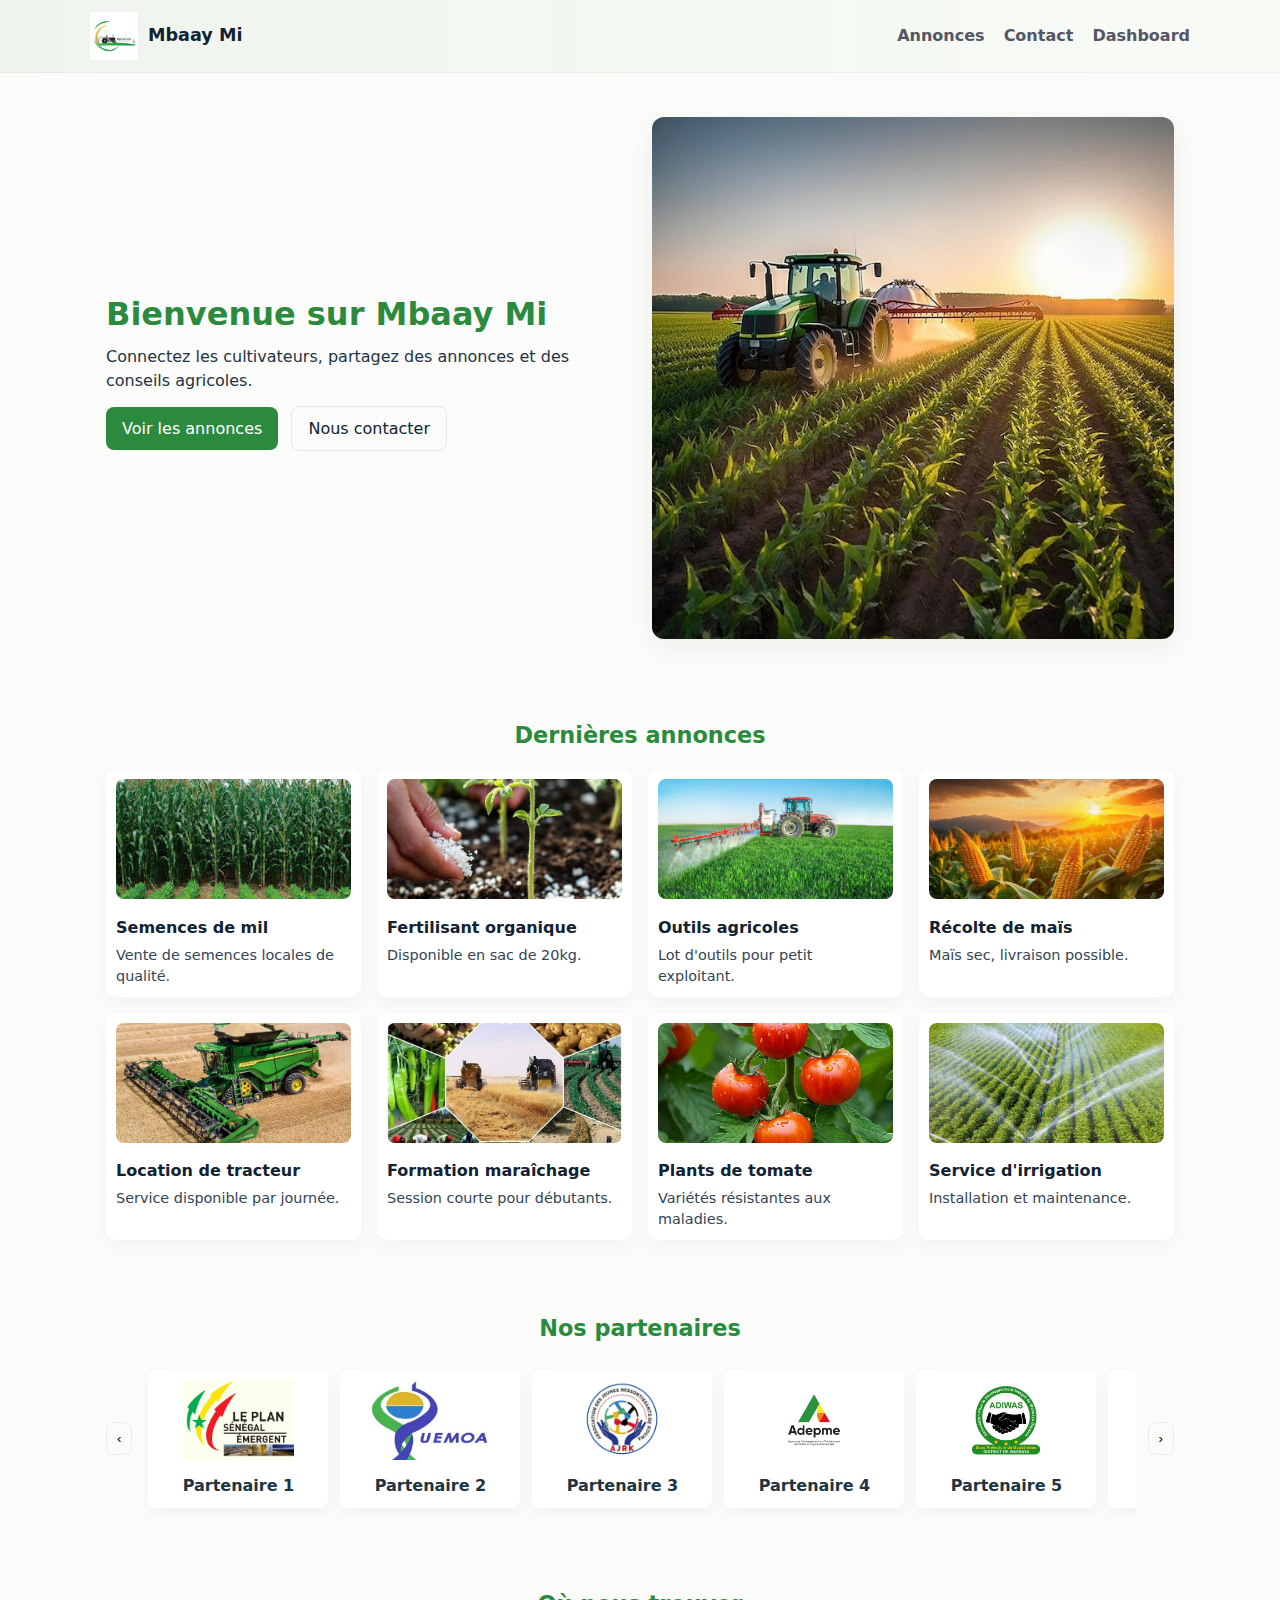
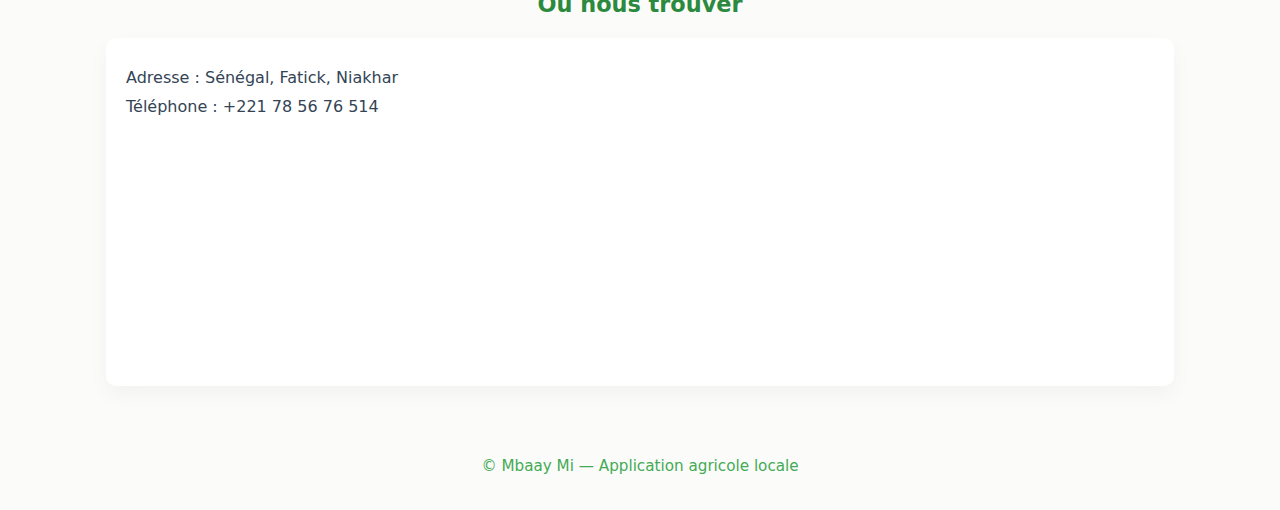
<file: index.html>
<!DOCTYPE html>
<html lang="fr">
<head>
	<meta charset="UTF-8">
	<meta name="viewport" content="width=device-width, initial-scale=1">
	<title>Mbaay Mi - Accueil</title>
	<link rel="stylesheet" href="css/common.css">
	<link rel="stylesheet" href="css/index.css">
</head>
<body>
	<header class="site-header">
		<div class="container header-inner">
			<a class="brand" href="index.html">
				<img src="images/logo.png" alt="Mbaay Mi logo" class="logo">
				<span class="brand-title">Mbaay Mi</span>
			</a>
			<nav class="main-nav">
				<a href="annonces.html">Annonces</a>
				<a href="contact.html">Contact</a>
				<a href="dashboard.html">Dashboard</a>
			</nav>
		</div>
	</header>

	<main>
		<section class="hero">
			<div class="container hero-grid">
				<div class="hero-content">
					<h1>Bienvenue sur Mbaay Mi</h1>
					<p>Connectez les cultivateurs, partagez des annonces et des conseils agricoles.</p>
					<p class="cta">
						<a class="btn primary" href="annonces.html">Voir les annonces</a>
						<a class="btn" href="contact.html">Nous contacter</a>
					</p>
				</div>
				<div class="hero-image">
					<img src="images/jumbo.png" alt="Image agricole" />
				</div>
			</div>
		</section>
	</main>
  
		<section class="annonces">
			<div class="container">
				<h2 class="text-center">Dernières annonces</h2>
				<div class="annonces-grid">
					<a class="annonce-card" href="annonces.html">
						<img src="images/mil.png" alt="Annonce 1">
						<h3>Semences de mil</h3>
						<p>Vente de semences locales de qualité.</p>
					</a>
					<a class="annonce-card" href="annonces.html">
						<img src="images/fer.png" alt="Annonce 2">
						<h3>Fertilisant organique</h3>
						<p>Disponible en sac de 20kg.</p>
					</a>
					<a class="annonce-card" href="annonces.html">
						<img src="images/outils.png" alt="Annonce 3">
						<h3>Outils agricoles</h3>
						<p>Lot d'outils pour petit exploitant.</p>
					</a>
					<a class="annonce-card" href="annonces.html">
						<img src="images/mais.png" alt="Annonce 4">
						<h3>Récolte de maïs</h3>
						<p>Maïs sec, livraison possible.</p>
					</a>
					<a class="annonce-card" href="annonces.html">
						<img src="images/location.png" alt="Annonce 5">
						<h3>Location de tracteur</h3>
						<p>Service disponible par journée.</p>
					</a>
					<a class="annonce-card" href="annonces.html">
						<img src="images/mage.png" alt="Annonce 6">
						<h3>Formation maraîchage</h3>
						<p>Session courte pour débutants.</p>
					</a>
					<a class="annonce-card" href="annonces.html">
						<img src="images/tomate.png" alt="Annonce 7">
						<h3>Plants de tomate</h3>
						<p>Variétés résistantes aux maladies.</p>
					</a>
					<a class="annonce-card" href="annonces.html">
						<img src="images/irrugation.png" alt="Annonce 8">
						<h3>Service d'irrigation</h3>
						<p>Installation et maintenance.</p>
					</a>
				</div>
			</div>
		</section>

		<section class="partners">
			<div class="container">
				<h2 class="text-center">Nos partenaires</h2>
				<div class="partners-row" data-slider="1">
					<button class="slider-btn prev" aria-label="Précédent">‹</button>
					<div class="partners-viewport">
						<div class="partners-track">
							<div class="partner-card"><img src="images/image1.png" alt="Partenaire 2"><span>Partenaire 1</span></div>
							<div class="partner-card"><img src="images/image2.png" alt="Partenaire 2"><span>Partenaire 2</span></div>
							<div class="partner-card"><img src="images/image3.png" alt="Partenaire 3"><span>Partenaire 3</span></div>
							<div class="partner-card"><img src="images/image4.png" alt="Partenaire 4"><span>Partenaire 4</span></div>
							<div class="partner-card"><img src="images/image5.png" alt="Partenaire 5"><span>Partenaire 5</span></div>
							<div class="partner-card"><img src="images/image6.png" alt="Partenaire 6"><span>Partenaire 6</span></div>
							<div class="partner-card"><img src="images/image7.png" alt="Partenaire 7"><span>Partenaire 7</span></div>
							<div class="partner-card"><img src="images/image8.png" alt="Partenaire 8"><span>Partenaire 8</span></div>
							<div class="partner-card"><img src="images/image9.png" alt="Partenaire 9"><span>Partenaire 9</span></div>
							<div class="partner-card"><img src="images/image10.png" alt="Partenaire 10"><span>Partenaire 10</span></div>
							<div class="partner-card"><img src="images/image11.png" alt="Partenaire 11"><span>Partenaire 11</span></div>
							<div class="partner-card"><img src="images/image12.png" alt="Partenaire 12"><span>Partenaire 12</span></div>
						</div>
					</div>
					<button class="slider-btn next" aria-label="Suivant">›</button>
				</div>
			</div>
		</section>

		<section class="location">
			<div class="container">
				<h2 class="text-center">Où nous trouver</h2>
				<div class="location-card">
					<div class="location-info">
						<p>Adresse : Sénégal, Fatick, Niakhar</p>
						<p>Téléphone : +221 78 56 76 514</p>
					</div>
					<div class="map-responsive">
						<iframe src="https://www.google.com/maps?q=Niakhar%2C%20Senegal&output=embed" style="border:0" loading="lazy" referrerpolicy="no-referrer-when-downgrade"></iframe>
					</div>
				</div>
			</div>
		</section>

	<footer class="site-footer">
		<div class="container">
			<p>© Mbaay Mi — Application agricole locale</p>
		</div>
	</footer>

	<script src="js/index.js"></script>
</body>
</html>
</file>
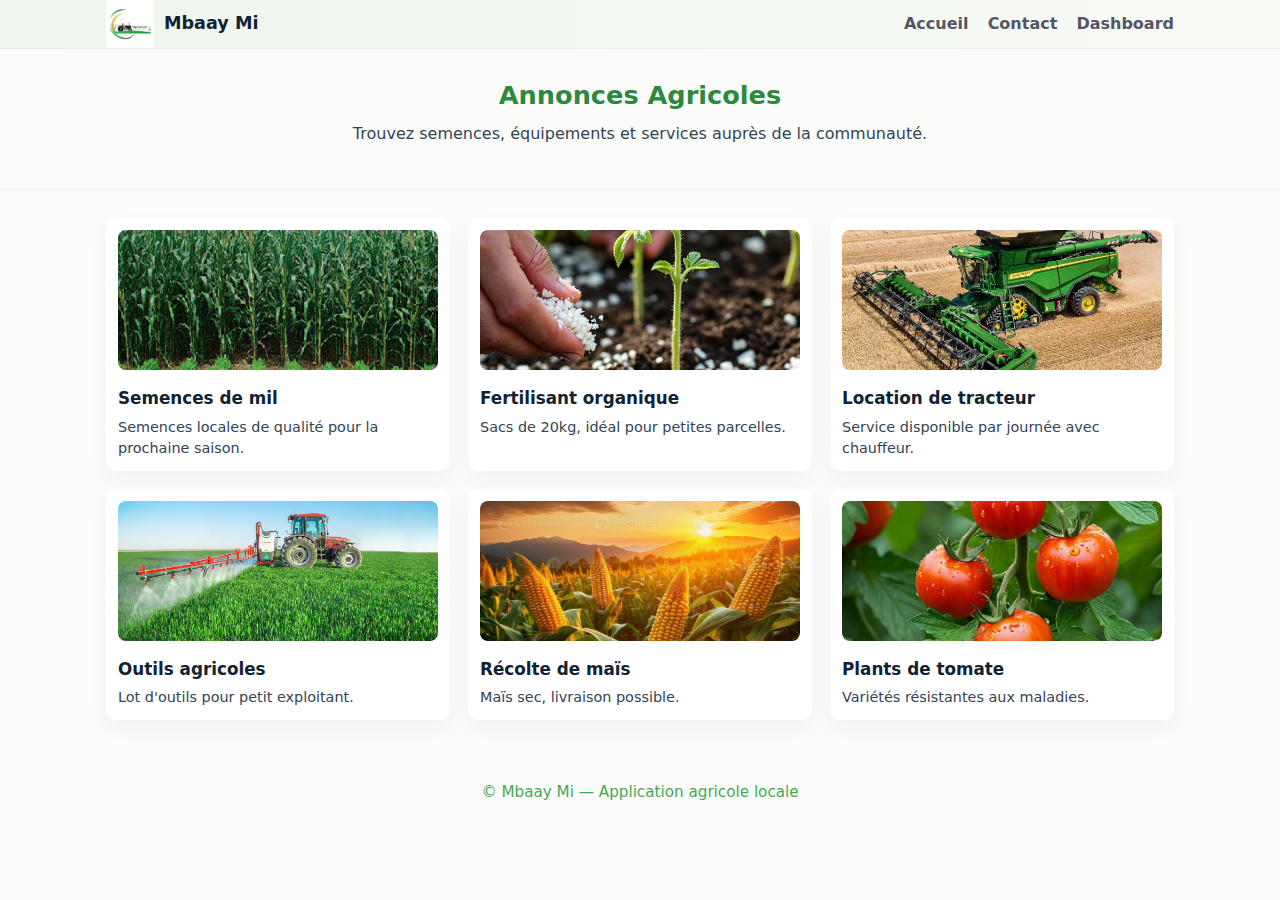
<file: annonces.html>
<!DOCTYPE html>
<html lang="fr">
<head>
<meta charset="UTF-8">
<meta name="viewport" content="width=device-width, initial-scale=1">
<title>Annonces</title>
<link rel="stylesheet" href="css/common.css">
<link rel="stylesheet" href="css/index.css">
<link rel="stylesheet" href="css/annonces.css">
</head>
<body>
	<header class="site-header">
		<div class="container header-inner">
			<a class="brand" href="index.html">
				<img src="images/logo.png" alt="Mbaay Mi logo" class="logo">
				<span class="brand-title">Mbaay Mi</span>
			</a>
			<nav class="main-nav">
				<a href="index.html">Accueil</a>
				<a href="contact.html">Contact</a>
				<a href="dashboard.html">Dashboard</a>
			</nav>
		</div>
	</header>

	<main>
		<section class="annonces-hero">
			<div class="container text-center">
				<h1>Annonces Agricoles</h1>
				<p class="muted">Trouvez semences, équipements et services auprès de la communauté.</p>
			</div>
		</section>

		<section class="annonces">
			<div class="container">
				<div class="annonces-grid" id="liste">
					<!-- Les annonces seront insérées ici par js/annonces.js -->
				</div>
			</div>
		</section>
	</main>

	<footer class="site-footer">
		<div class="container">
			<p>© Mbaay Mi — Application agricole locale</p>
		</div>
	</footer>

	<script src="js/annonces.js"></script>
</body>
</html>
</file>
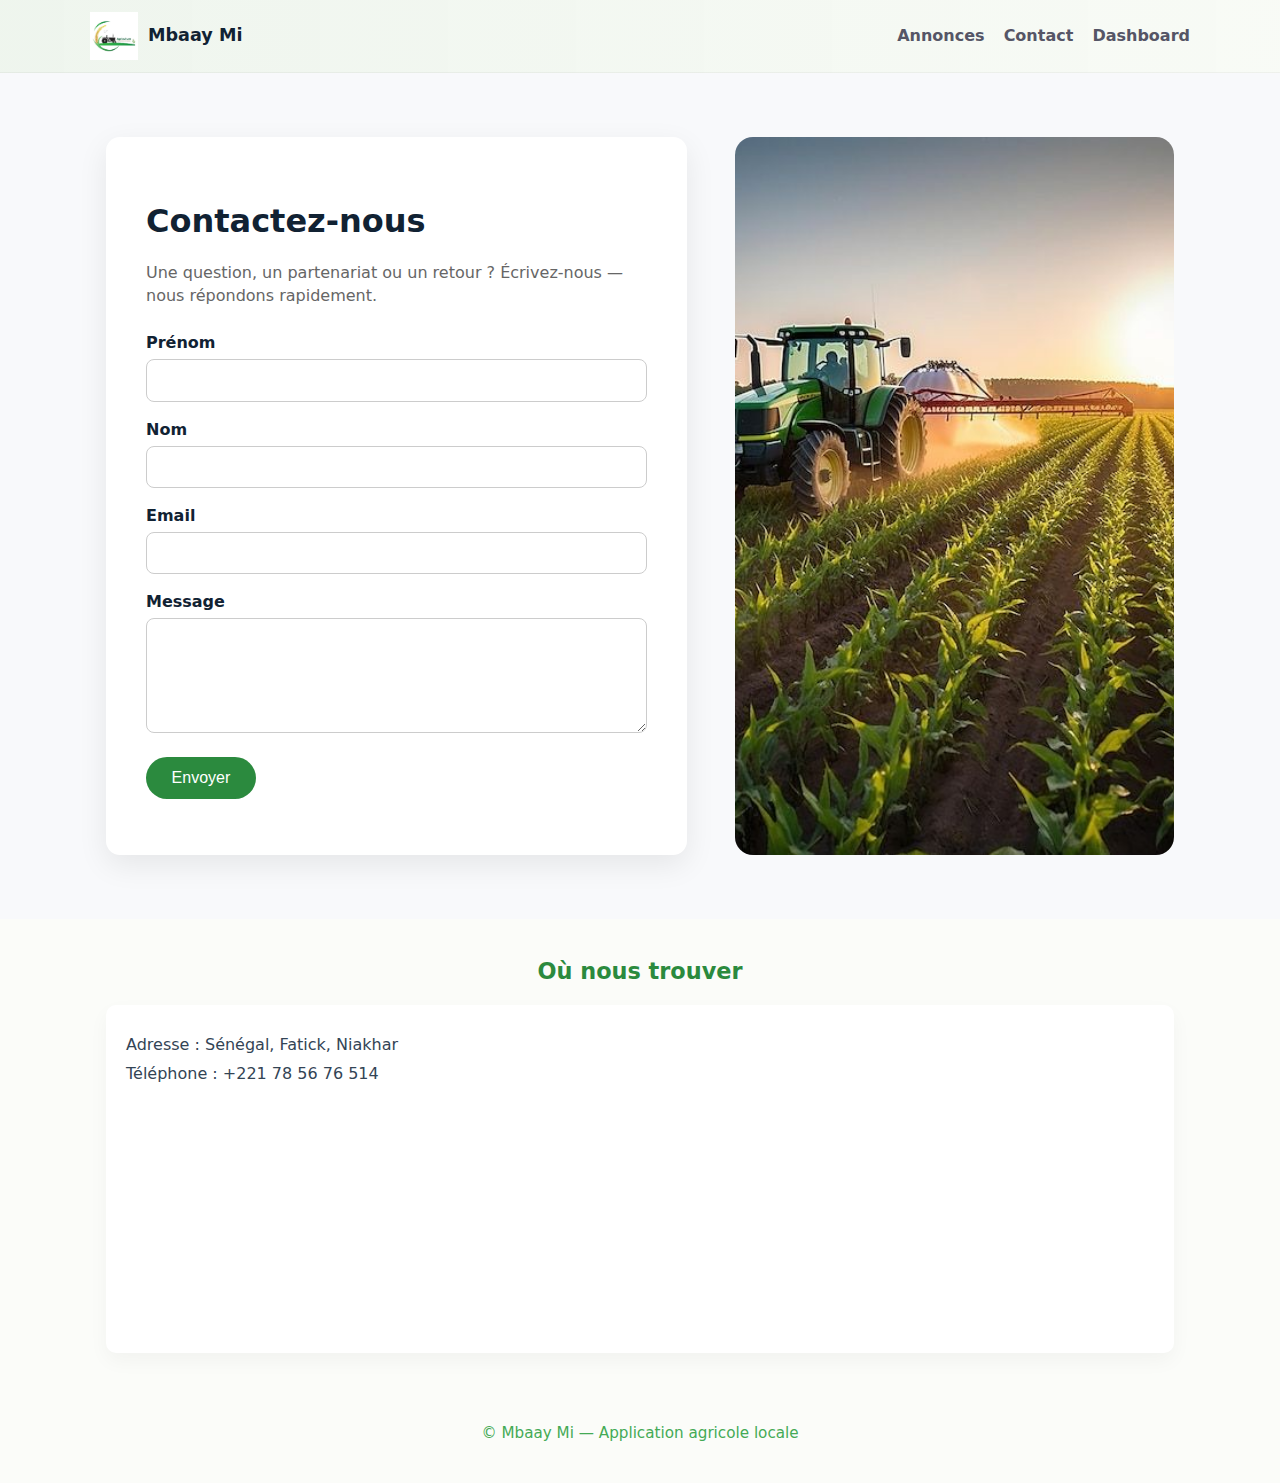
<file: contact.html>
<!DOCTYPE html>
<html lang="fr">
<head>
	<meta charset="UTF-8">
	<meta name="viewport" content="width=device-width, initial-scale=1">
	<title>Contact</title>
	<link rel="stylesheet" href="css/common.css">
	<link rel="stylesheet" href="css/index.css">
</head>
<body>
	<header class="site-header">
		<div class="container header-inner">
			<a class="brand" href="index.html">
				<img src="images/logo.png" alt="Mbaay Mi logo" class="logo">
				<span class="brand-title">Mbaay Mi</span>
			</a>
			<nav class="main-nav">
				<a href="annonces.html">Annonces</a>
				<a href="contact.html">Contact</a>
				<a href="dashboard.html">Dashboard</a>
			</nav>
		</div>
	</header>
	<main>
		<section class="contact-section">
			<div class="container contact-grid">
				<div class="contact-form">
					<h1>Contactez-nous</h1>
					<p class="muted">Une question, un partenariat ou un retour ? Écrivez-nous — nous répondons rapidement.</p>
					<form id="contactForm" novalidate>
						<div class="form-row">
							<label for="first">Prénom</label>
							<input id="first" name="first" type="text" required>
						</div>
						<div class="form-row">
							<label for="last">Nom</label>
							<input id="last" name="last" type="text" required>
						</div>
						<div class="form-row">
							<label for="email">Email</label>
							<input id="email" name="email" type="email" required>
						</div>
						<div class="form-row">
							<label for="message">Message</label>
							<textarea id="message" name="message" rows="5" required></textarea>
						</div>
						<div class="form-actions">
							<button type="submit" class="btn primary">Envoyer</button>
						</div>
					</form>
					<p id="formMsg" class="form-msg" aria-live="polite"></p>
				</div>
				<div class="contact-image" aria-hidden="true">
					<img src="images/jumbo.png" alt="Image agricole illustrative">
				</div>
			</div>
		</section>
	</main>

	<section class="location">
		<div class="container">
			<h2 class="text-center">Où nous trouver</h2>
			<div class="location-card">
				<div class="location-info">
					<p>Adresse : Sénégal, Fatick, Niakhar</p>
					<p>Téléphone : +221 78 56 76 514</p>
				</div>
				<div class="map-responsive">
					<iframe src="https://www.google.com/maps?q=Niakhar%2C%20Senegal&output=embed" style="border:0" loading="lazy" referrerpolicy="no-referrer-when-downgrade"></iframe>
				</div>
			</div>
		</div>
	</section>

	<footer class="site-footer">
		<div class="container">
			<p>© Mbaay Mi — Application agricole locale</p>
		</div>
	</footer>

	<script src="js/contact.js"></script>
</body>
</html>
</file>
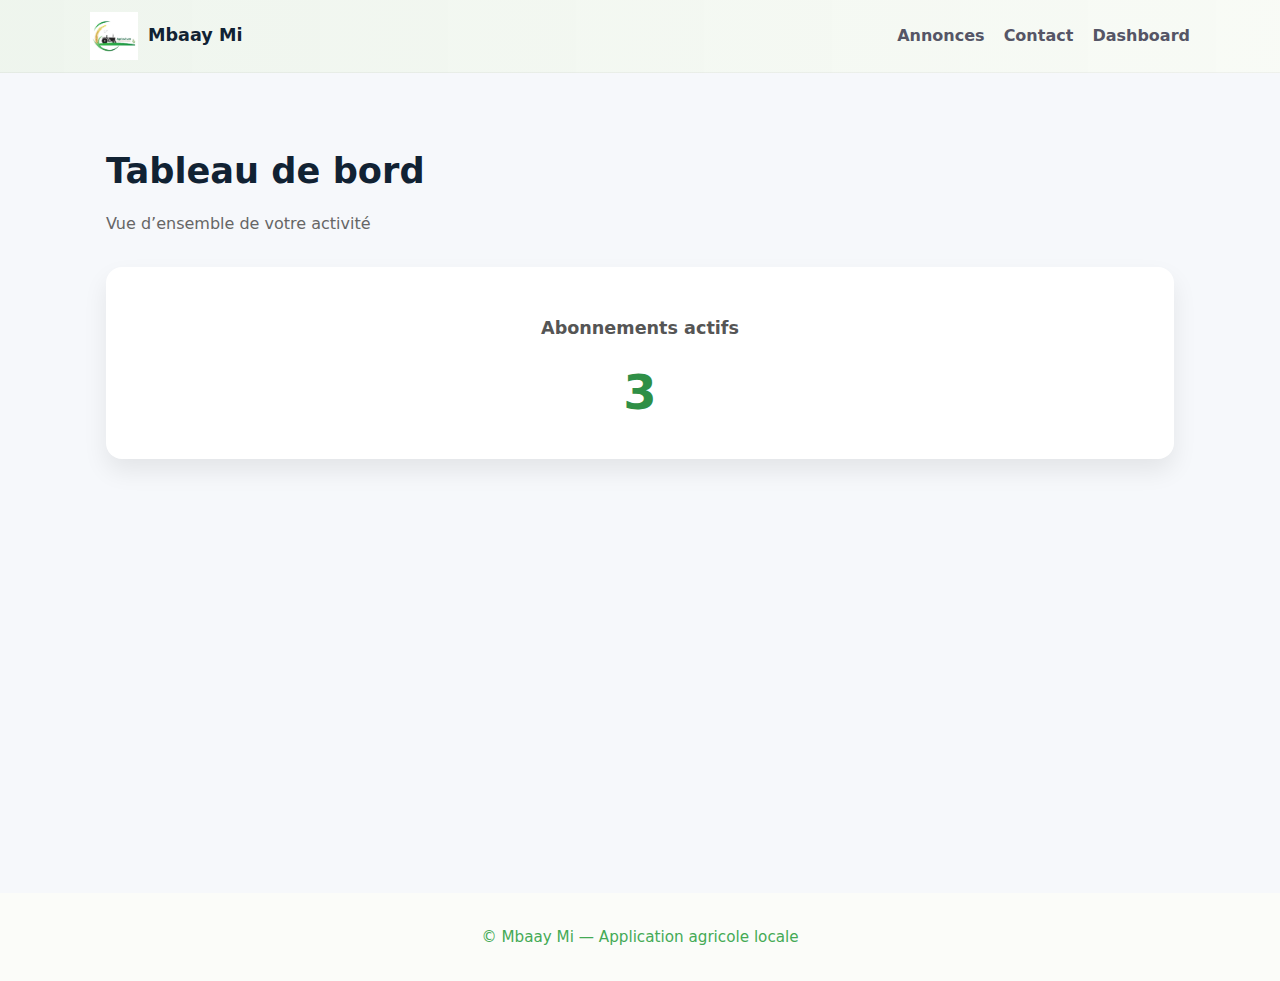
<file: dashboard.html>
<!DOCTYPE html>
<html lang="fr">
<head>
    <meta charset="UTF-8">
    <meta name="viewport" content="width=device-width, initial-scale=1">
    <title>Dashboard</title>

    <link rel="stylesheet" href="css/common.css">
    <link rel="stylesheet" href="css/dashboard.css">
    <link rel="stylesheet" href="css/index.css">
</head>
<body>

<header class="site-header">
    <div class="container header-inner">
        <a class="brand" href="index.html">
            <img src="images/logo.png" alt="Mbaay Mi logo" class="logo">
            <span class="brand-title">Mbaay Mi</span>
        </a>
        <nav class="main-nav">
            <a href="annonces.html">Annonces</a>
            <a href="contact.html">Contact</a>
            <a href="dashboard.html" class="active">Dashboard</a>
        </nav>
    </div>
</header>

<main class="dashboard">
    <div class="container">
        <h1>Tableau de bord</h1>
        <p class="subtitle">Vue d’ensemble de votre activité</p>

        <div class="stats-grid">
            <div class="stat-card">
                <h3>Abonnements actifs</h3>
                <span id="count" class="stat-number">0</span>
            </div>
        </div>
    </div>
</main>

<footer class="site-footer">
    <div class="container">
        <p>© Mbaay Mi — Application agricole locale</p>
    </div>
</footer>

<script src="js/dashboard.js"></script>
</body>
</html>
</file>
<file: css/common.css>
.contact-section {
    padding: 4rem 0;
    background: #f8f9fb;
}

.contact-grid {
    display: flex;
    gap: 3rem;
    align-items: stretch;
}

/* Formulaire */
.contact-form {
    background: #ffffff;
    padding: 2.5rem;
    border-radius: 14px;
    box-shadow: 0 10px 30px rgba(0,0,0,0.08);
}

.contact-form h1 {
    margin-bottom: 0.5rem;
    font-size: 2rem;
}

.contact-form .muted {
    color: #666;
    margin-bottom: 1.5rem;
}

/* Champs */
.form-row {
    display: flex;
    flex-direction: column;
    margin-bottom: 1rem;
}

.form-row label {
    font-weight: 600;
    margin-bottom: 0.3rem;
}

.form-row input,
.form-row textarea {
    padding: 0.7rem 0.9rem;
    border-radius: 8px;
    border: 1px solid #ccc;
    font-size: 1rem;
}

.form-row input:focus,
.form-row textarea:focus {
    outline: none;
    border-color: #2f8f46;
}

/* Bouton */
.form-actions {
    margin-top: 1.5rem;
}

.btn.primary {
    background: #2f8f46;
    color: #fff;
    padding: 0.75rem 1.6rem;
    border: none;
    border-radius: 30px;
    font-size: 1rem;
    cursor: pointer;
}

.btn.primary:hover {
    background: #256f38;
}

/* Image */
.contact-image {
    display: flex;
    justify-content: center;
    align-items: center;
}
.contact-image img {
    width: 100%;
    height: 100%;
    object-fit: cover;
    border-radius: 18px;
    display: block;
}
</file>
<file: css/index.css>
/* Styles for the index page */
:root{
	--accent:#2b8a3e;
	--accent-2:#6bbf59;
	--muted:#556;
	--bg:#fbfcf9;
	--card:#ffffff;
}
*{box-sizing:border-box}
body{font-family:system-ui, -apple-system, 'Segoe UI', Roboto, 'Helvetica Neue', Arial; margin:0; background:var(--bg); color:#123; line-height:1.45}
.container{max-width:1100px; margin:0 auto; padding:0 16px}
.site-header{background:linear-gradient(90deg, rgba(43,138,62,0.06), rgba(107,191,89,0.02)); border-bottom:1px solid rgba(0,0,0,0.04)}
.header-inner{display:flex; align-items:center; justify-content:space-between; padding:12px 0}
.brand{display:flex; align-items:center; gap:10px; text-decoration:none; color:inherit}
.logo{width:48px; height:48px}
.brand-title{font-weight:700; font-size:1.1rem}
.main-nav a{margin-left:14px; text-decoration:none; color:var(--muted); font-weight:600}

.hero{padding:44px 0}
.hero-grid{display:flex; gap:24px; align-items:center}
.hero-content{flex:1}
.hero-content h1{font-size:2rem; margin:0 0 8px; color:var(--accent)}
.hero-content p{margin:0 0 14px; color:#234}
.cta .btn{display:inline-block; padding:10px 16px; border-radius:8px; text-decoration:none; margin-right:8px}
.btn{background:transparent; border:1px solid rgba(0,0,0,0.08); color:#123}
.btn.primary{background:var(--accent); color:white; border:0}
.hero-image{flex:1; display:flex; justify-content:center}
.hero-image img{max-width:100%; height:auto; border-radius:12px; box-shadow:0 8px 24px rgba(20,40,20,0.06)}

.site-footer{padding:18px 0; text-align:center; color:#4a5; font-size:0.95rem}

@media (max-width:800px){
	.hero-grid{flex-direction:column-reverse}
	.main-nav{display:none}
	.brand-title{display:none}
	.hero-content h1{font-size:1.6rem}
}

/* small utility */
.text-center{text-align:center}

/* Annonces grid */
.annonces{padding:36px 0}
.annonces h2{margin:0 0 18px; color:var(--accent); font-size:1.4rem}
.annonces-grid{display:grid; grid-template-columns:repeat(4,1fr); gap:16px}
.annonce-card{display:block; background:var(--card); border-radius:10px; overflow:hidden; text-decoration:none; color:inherit; box-shadow:0 6px 18px rgba(10,20,10,0.04); padding:10px}
.annonce-card img{width:100%; height:120px; object-fit:cover; border-radius:8px}
.annonce-card h3{margin:10px 0 6px; font-size:1rem}
.annonce-card p{margin:0; font-size:0.9rem; color:#345}

@media (max-width:1000px){
	.annonces-grid{grid-template-columns:repeat(3,1fr)}
}
@media (max-width:700px){
	.annonces-grid{grid-template-columns:repeat(2,1fr)}
}
@media (max-width:420px){
	.annonces-grid{grid-template-columns:1fr}
}

/* Location / Map */
.location{padding:36px 0}
.location h2{margin:0 0 18px; color:var(--accent); font-size:1.4rem}
.location-card{display:flex; gap:18px; align-items:stretch; background:var(--card); padding:14px; border-radius:10px; box-shadow:0 8px 20px rgba(10,20,10,0.04)}
.location-info{min-width:220px; padding:8px 6px}
.location-info p{margin:6px 0; color:#345}
.map-responsive{flex:1; height:320px; overflow:hidden; border-radius:8px}
.map-responsive iframe{width:100%; height:100%; border:0; display:block}

@media (max-width:820px){
	.location-card{flex-direction:column}
	.map-responsive{height:260px}
}

/* Partners slider */
.partners{padding:36px 0}
.partners h2{margin:0 0 18px; color:var(--accent); font-size:1.4rem}
.partners-row{display:flex; align-items:center; gap:12px}
.partners-viewport{overflow-x:auto; scroll-behavior:smooth}
.partners-track{display:flex; gap:12px; padding:8px 4px}
.partner-card{flex:0 0 180px; background:var(--card); border-radius:8px; padding:10px; text-align:center; box-shadow:0 6px 16px rgba(10,20,10,0.04)}
.partner-card img{width:100%; height:80px; object-fit:contain}
.partner-card span{display:block; margin-top:8px; font-weight:600; color:#234}
.slider-btn{background:transparent; border:1px solid rgba(0,0,0,0.06); padding:8px 10px; border-radius:8px; cursor:pointer}
.slider-btn:hover{background:rgba(0,0,0,0.03)}
.slider-btn:active{background:var(--accent); color:white; border-color:var(--accent)}

@media (max-width:700px){
	.partner-card{flex:0 0 140px}
}

@media (max-width:800px){
	.contact-grid{flex-direction:column}
}
</file>
<file: css/annonces.css>
/* Styles pour la page annonces — harmonisation avec index */
:root{--accent:#2b8a3e;--bg:#fbfcf9;--card:#ffffff}
*{box-sizing:border-box}
body{font-family:system-ui, -apple-system, 'Segoe UI', Roboto, 'Helvetica Neue', Arial; margin:0; background:var(--bg); color:#123}
.container{max-width:1100px;margin:0 auto;padding:0 16px}

.annonces-hero{padding:28px 0;border-bottom:1px solid rgba(0,0,0,0.03)}
.annonces-hero h1{margin:0;color:var(--accent);font-size:1.6rem}
.annonces-hero .muted{color:#345;margin-top:8px}

.annonces{padding:28px 0}
.annonces h2{margin:0 0 18px;color:var(--accent)}
.annonces-grid{display:grid;grid-template-columns:repeat(3,1fr);gap:18px}
.annonce-card{display:block;background:var(--card);border-radius:10px;overflow:hidden;text-decoration:none;color:inherit;box-shadow:0 8px 20px rgba(10,20,10,0.04);padding:12px;transition:transform .18s ease, box-shadow .18s ease}
.annonce-card:hover{transform:translateY(-6px);box-shadow:0 18px 40px rgba(10,20,10,0.08)}
.annonce-card img{width:100%;height:140px;object-fit:cover;border-radius:8px}
.annonce-card h3{margin:10px 0 6px;font-size:1.05rem}
.annonce-card p{margin:0;color:#345}

@media (max-width:1000px){.annonces-grid{grid-template-columns:repeat(2,1fr)}}
@media (max-width:600px){.annonces-grid{grid-template-columns:1fr}.annonce-card img{height:180px}}

.text-center{text-align:center}
</file>
<file: css/dashboard.css>
.dashboard {
    padding: 3rem 0;
    background: #f6f8fb;
    min-height: calc(100vh - 80px);
}

.dashboard h1 {
    font-size: 2.2rem;
    margin-bottom: 0.3rem;
}

.subtitle {
    color: #666;
    margin-bottom: 2rem;
}

/* Cartes statistiques */
.stats-grid {
    display: grid;
    grid-template-columns: repeat(auto-fit, minmax(260px, 1fr));
    gap: 1.5rem;
}

.stat-card {
    background: #ffffff;
    padding: 2rem;
    border-radius: 16px;
    box-shadow: 0 12px 25px rgba(0,0,0,0.08);
    text-align: center;
}

.stat-card h3 {
    font-size: 1.1rem;
    color: #555;
    margin-bottom: 1rem;
}

.stat-number {
    font-size: 3rem;
    font-weight: bold;
    color: #2f8f46;
}
</file>
